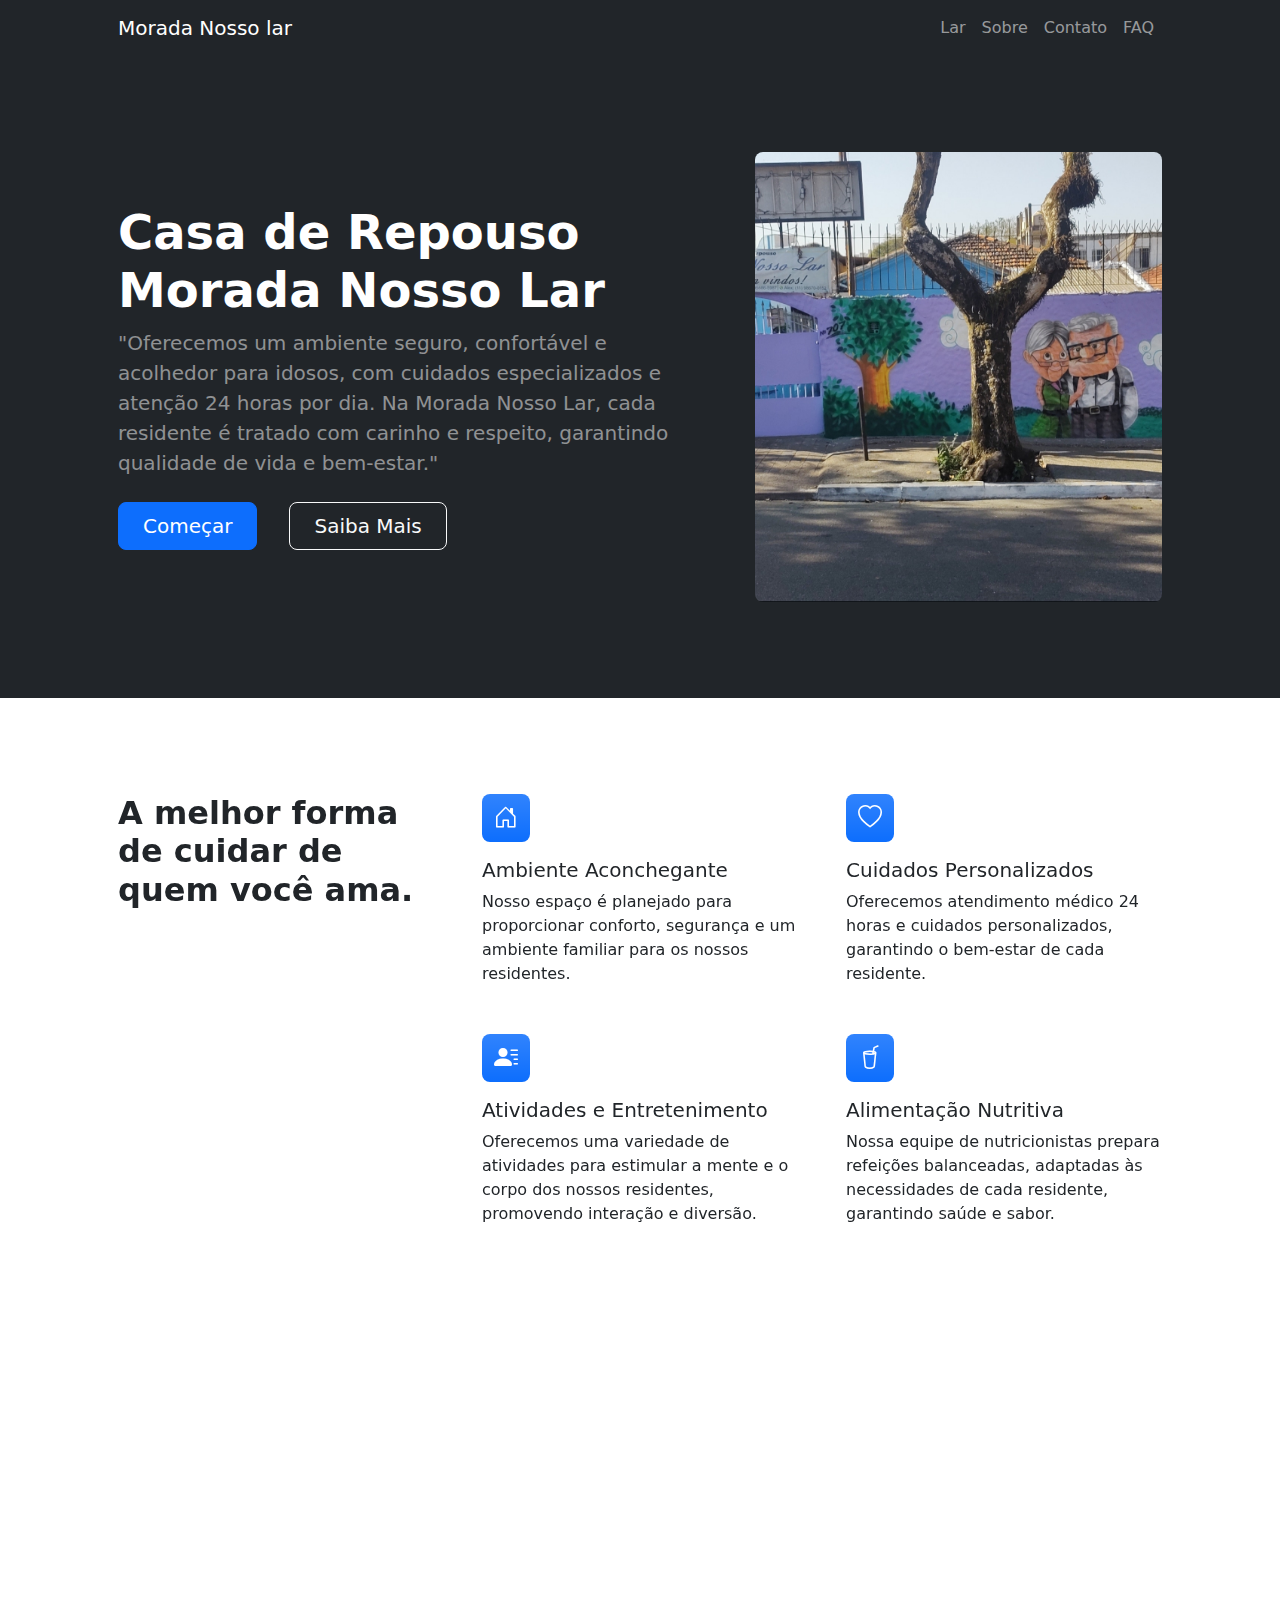
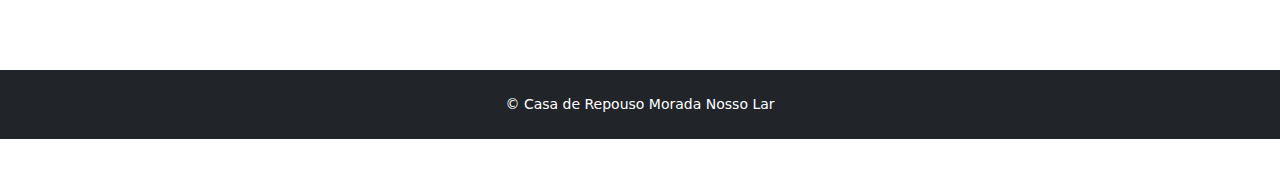
<file: index.html>
<!DOCTYPE html>
<html lang="pt-BR">
    <head>
        <meta charset="utf-8" />
        <meta name="viewport" content="width=device-width, initial-scale=1, shrink-to-fit=no" />
        <meta name="description" content="" />
        <meta name="author" content="" />
        <title>MoradaNossoLar</title>
        <!-- Favicon-->
        <link rel="icon" type="image/casas" href="assets/houses.svg" />
        <!-- Bootstrap icons-->
        <link href="https://cdn.jsdelivr.net/npm/bootstrap-icons@1.5.0/font/bootstrap-icons.css" rel="stylesheet" />
        <link href="https://cdn.jsdelivr.net/npm/aos@2.3.4/dist/aos.css" rel="stylesheet">
        <!-- Core theme CSS (includes Bootstrap)-->
        <link href="css/styles.css" rel="stylesheet" />
    </head>
    <body class="d-flex flex-column h-100">
        <main class="flex-shrink-0">
            <!-- Navigation-->
            <nav class="navbar navbar-expand-lg navbar-dark bg-dark">
                <div class="container px-5">
                    <a class="navbar-brand" href="index.html">Morada Nosso lar</a>
                    <button class="navbar-toggler" type="button" data-bs-toggle="collapse" data-bs-target="#navbarSupportedContent" aria-controls="navbarSupportedContent" aria-expanded="false" aria-label="Toggle navigation"><span class="navbar-toggler-icon"></span></button>
                    <div class="collapse navbar-collapse" id="navbarSupportedContent">
                        <ul class="navbar-nav ms-auto mb-2 mb-lg-0">
                            <li class="nav-item"><a class="nav-link" href="index.html">Lar</a></li>
                            <li class="nav-item"><a class="nav-link" href="about.html">Sobre</a></li>
                            <li class="nav-item"><a class="nav-link" href="contact.html">Contato</a></li>
                            <!-- <li class="nav-item"><a class="nav-link" href="pricing.html">Preços</a></li> -->
                            <li class="nav-item"><a class="nav-link" href="faq.html">FAQ</a></li>
                          <!--   <li class="nav-item dropdown">
                                <a class="nav-link dropdown-toggle" id="navbarDropdownBlog" href="#" role="button" data-bs-toggle="dropdown" aria-expanded="false">Blog</a>
                                <ul class="dropdown-menu dropdown-menu-end" aria-labelledby="navbarDropdownBlog">
                                    <li><a class="dropdown-item" href="blog-home.html">Blog Home</a></li>
                                    <li><a class="dropdown-item" href="blog-post.html">Blog Post</a></li>
                                </ul>
                            </li>
                            <li class="nav-item dropdown">
                                <a class="nav-link dropdown-toggle" id="navbarDropdownPortfolio" href="#" role="button" data-bs-toggle="dropdown" aria-expanded="false">Portfolio</a>
                                <ul class="dropdown-menu dropdown-menu-end" aria-labelledby="navbarDropdownPortfolio">
                                    <li><a class="dropdown-item" href="portfolio-overview.html">Portfolio Overview</a></li>
                                    <li><a class="dropdown-item" href="portfolio-item.html">Portfolio Item</a></li>
                                </ul>
                            </li> -->
                        </ul>
                    </div>
                </div>
            </nav>
            <!-- Header-->
            <header data-aos="fade-up" class="bg-dark py-5">
                <div class="container px-5">
                    <div class="row gx-5 align-items-center justify-content-center">
                        <div class="col-lg-8 col-xl-7 col-xxl-6">
                            <div class="my-5 text-center text-xl-start">
                                <h1 class="display-5 fw-bolder text-white mb-2">Casa de Repouso Morada Nosso Lar</h1>
                                <p class="lead fw-normal text-white-50 mb-4">"Oferecemos um ambiente seguro, confortável e acolhedor para idosos, com cuidados especializados e atenção 24 horas por dia. Na Morada Nosso Lar, cada residente é tratado com carinho e respeito, garantindo qualidade de vida e bem-estar."</p>
                                <div class="d-grid gap-3 d-sm-flex justify-content-sm-center justify-content-xl-start">
                                    <a class="btn btn-primary btn-lg px-4 me-sm-3" href="#features">Começar</a>
                                    <a class="btn btn-outline-light btn-lg px-4" href="#!">Saiba Mais</a>
                                </div>
                            </div>
                        </div>
                        <div class="col-xl-5 col-xxl-6 d-none d-xl-block text-center"><img class="img-fluid rounded-3 my-5" src="assets/imagemdefrente.png" alt="..." /></div>
                    </div>
                </div>
            </header>
            <!-- Features section-->
            <section data-aos="fade-up" class="py-5" id="features">
                <div class="container px-5 my-5">
                    <div class="row gx-5">
                        <div class="col-lg-4 mb-5 mb-lg-0">
                            <h2 class="fw-bolder mb-0">A melhor forma de cuidar de quem você ama.</h2>
                        </div>
                        <div class="col-lg-8">
                            <div class="row gx-5 row-cols-1 row-cols-md-2">
                                <!-- Feature 1: Ambiente Aconchegante -->
                                <div class="col mb-5 h-100">
                                    <div class="feature bg-primary bg-gradient text-white rounded-3 mb-3">
                                        <i class="bi bi-house-door"></i>
                                    </div>
                                    <h2 class="h5">Ambiente Aconchegante</h2>
                                    <p class="mb-0">Nosso espaço é planejado para proporcionar conforto, segurança e um ambiente familiar para os nossos residentes.</p>
                                </div>
                                <!-- Feature 2: Cuidados Personalizados -->
                                <div class="col mb-5 h-100">
                                    <div class="feature bg-primary bg-gradient text-white rounded-3 mb-3">
                                        <i class="bi bi-heart"></i>
                                    </div>
                                    <h2 class="h5">Cuidados Personalizados</h2>
                                    <p class="mb-0">Oferecemos atendimento médico 24 horas e cuidados personalizados, garantindo o bem-estar de cada residente.</p>
                                </div>
                                <!-- Feature 3: Atividades e Entretenimento -->
                                <div class="col mb-5 mb-md-0 h-100">
                                    <div class="feature bg-primary bg-gradient text-white rounded-3 mb-3">
                                        <i class="bi bi-person-lines-fill"></i>
                                    </div>
                                    <h2 class="h5">Atividades e Entretenimento</h2>
                                    <p class="mb-0">Oferecemos uma variedade de atividades para estimular a mente e o corpo dos nossos residentes, promovendo interação e diversão.</p>
                                </div>
                                <!-- Feature 4: Alimentação Nutritiva -->
                                <div class="col h-100">
                                    <div class="feature bg-primary bg-gradient text-white rounded-3 mb-3">
                                        <i class="bi bi-cup-straw"></i>
                                    </div>
                                    <h2 class="h5">Alimentação Nutritiva</h2>
                                    <p class="mb-0">Nossa equipe de nutricionistas prepara refeições balanceadas, adaptadas às necessidades de cada residente, garantindo saúde e sabor.</p>
                                </div>
                            </div>
                        </div>
                    </div>
                </div>
            </section>
            
            <!-- Testimonial section-->
            <div data-aos="fade-up" id="testimonialCarousel" class="carousel slide py-5 bg-light" data-bs-ride="carousel">
                <div class="carousel-inner container px-5 my-5">
                    <!-- Novo Depoimento 1 (antigo Depoimento 2) -->
                    <div class="carousel-item active">
                        <div class="row gx-5 justify-content-center">
                            <div class="col-lg-10 col-xl-7">
                                <div class="text-center">
                                    <div class="fs-4 mb-4 fst-italic">
                                        "Meu pai encontrou um novo lar aqui. Ele está sempre sorrindo e fala bem dos cuidadores. Só tenho a agradecer."
                                    </div>
                                    <div class="d-flex align-items-center justify-content-center">
                                        <div class="fw-bold">Carlos Eduardo <span class="fw-bold text-primary mx-1">/</span> Filho de residente</div>
                                    </div>
                                </div>
                            </div>
                        </div>
                    </div>
                    <!-- Depoimento 2 -->
                    <div class="carousel-item">
                        <div class="row gx-5 justify-content-center">
                            <div class="col-lg-10 col-xl-7">
                                <div class="text-center">
                                    <div class="fs-4 mb-4 fst-italic">
                                        "A estrutura é impecável e o atendimento humanizado me deixa segura em relação aos cuidados com minha avó."
                                    </div>
                                    <div class="d-flex align-items-center justify-content-center">
                                        <div class="fw-bold">Juliana Moraes <span class="fw-bold text-primary mx-1">/</span> Neta de residente</div>
                                    </div>
                                </div>
                            </div>
                        </div>
                    </div>
                    <!-- Depoimento 3 -->
                    <div class="carousel-item">
                        <div class="row gx-5 justify-content-center">
                            <div class="col-lg-10 col-xl-7">
                                <div class="text-center">
                                    <div class="fs-4 mb-4 fst-italic">
                                        "Desde que minha mãe chegou aqui, percebi uma melhora significativa no humor e na saúde dela."
                                    </div>
                                    <div class="d-flex align-items-center justify-content-center">
                                        <div class="fw-bold">Fernanda Silva <span class="fw-bold text-primary mx-1">/</span> Filha de residente</div>
                                    </div>
                                </div>
                            </div>
                        </div>
                    </div>
                    <!-- Depoimento 4 -->
                    <div class="carousel-item">
                        <div class="row gx-5 justify-content-center">
                            <div class="col-lg-10 col-xl-7">
                                <div class="text-center">
                                    <div class="fs-4 mb-4 fst-italic">
                                        "Os profissionais são extremamente qualificados e atenciosos. Recomendo de olhos fechados."
                                    </div>
                                    <div class="d-flex align-items-center justify-content-center">
                                        <div class="fw-bold">Renato Lima <span class="fw-bold text-primary mx-1">/</span> Sobrinho de residente</div>
                                    </div>
                                </div>
                            </div>
                        </div>
                    </div>
                    <!-- Depoimento 5 -->
                    <div class="carousel-item">
                        <div class="row gx-5 justify-content-center">
                            <div class="col-lg-10 col-xl-7">
                                <div class="text-center">
                                    <div class="fs-4 mb-4 fst-italic">
                                        "A equipe da Morada Nosso Lar trata cada idoso com tanto amor que sentimos como se fossem da família."
                                    </div>
                                    <div class="d-flex align-items-center justify-content-center">
                                        <div class="fw-bold">Bruna Almeida <span class="fw-bold text-primary mx-1">/</span> Irmã de residente</div>
                                    </div>
                                </div>
                            </div>
                        </div>
                    </div>
                    <!-- Depoimento 6 -->
                    <div class="carousel-item">
                        <div class="row gx-5 justify-content-center">
                            <div class="col-lg-10 col-xl-7">
                                <div class="text-center">
                                    <div class="fs-4 mb-4 fst-italic">
                                        "A tranquilidade que sentimos ao ver nossa avó tão bem cuidada não tem preço."
                                    </div>
                                    <div class="d-flex align-items-center justify-content-center">
                                        <div class="fw-bold">Thiago Pires <span class="fw-bold text-primary mx-1">/</span> Neto de residente</div>
                                    </div>
                                </div>
                            </div>
                        </div>
                    </div>
                    <!-- Depoimento 7 -->
                    <div class="carousel-item">
                        <div class="row gx-5 justify-content-center">
                            <div class="col-lg-10 col-xl-7">
                                <div class="text-center">
                                    <div class="fs-4 mb-4 fst-italic">
                                        "Ela participa das atividades, faz amizades e está mais animada do que nunca. Obrigado por tudo!"
                                    </div>
                                    <div class="d-flex align-items-center justify-content-center">
                                        <div class="fw-bold">Lucas Andrade <span class="fw-bold text-primary mx-1">/</span> Filho de residente</div>
                                    </div>
                                </div>
                            </div>
                        </div>
                    </div>
                    <!-- Depoimento 8 -->
                    <div class="carousel-item">
                        <div class="row gx-5 justify-content-center">
                            <div class="col-lg-10 col-xl-7">
                                <div class="text-center">
                                    <div class="fs-4 mb-4 fst-italic">
                                        "O ambiente é sempre limpo, alegre e acolhedor. Minha tia se adaptou rapidamente e isso me deixa muito feliz."
                                    </div>
                                    <div class="d-flex align-items-center justify-content-center">
                                        <div class="fw-bold">Patrícia Ramos <span class="fw-bold text-primary mx-1">/</span> Sobrinha de residente</div>
                                    </div>
                                </div>
                            </div>
                        </div>
                    </div>
                    <!-- Depoimento 9 -->
                    <div class="carousel-item">
                        <div class="row gx-5 justify-content-center">
                            <div class="col-lg-10 col-xl-7">
                                <div class="text-center">
                                    <div class="fs-4 mb-4 fst-italic">
                                        "Morada Nosso Lar é mais que um lar de idosos, é um lar de amor. Meu avô vive com dignidade e alegria aqui."
                                    </div>
                                    <div class="d-flex align-items-center justify-content-center">
                                        <div class="fw-bold">Mariana Torres <span class="fw-bold text-primary mx-1">/</span> Neta de residente</div>
                                    </div>
                                </div>
                            </div>
                        </div>
                    </div>
                    <!-- Novo Depoimento 10 -->
                    <div class="carousel-item">
                        <div class="row gx-5 justify-content-center">
                            <div class="col-lg-10 col-xl-7">
                                <div class="text-center">
                                    <div class="fs-4 mb-4 fst-italic">
                                        "Saber que minha mãe está cercada de cuidado e respeito me traz paz todos os dias. A equipe é dedicada e realmente se importa com cada residente."
                                    </div>
                                    <div class="d-flex align-items-center justify-content-center">
                                        <div class="fw-bold">Eliane Costa <span class="fw-bold text-primary mx-1">/</span> Filha de residente</div>
                                    </div>
                                </div>
                            </div>
                        </div>
                    </div>
                </div>
            
                <!-- Controles -->
                <button class="carousel-control-prev" type="button" data-bs-target="#testimonialCarousel" data-bs-slide="prev">
                    <span class="carousel-control-prev-icon"></span>
                </button>
                <button class="carousel-control-next" type="button" data-bs-target="#testimonialCarousel" data-bs-slide="next">
                    <span class="carousel-control-next-icon"></span>
                </button>
            </div>
            

            <footer class="bg-dark py-4 mt-auto" style="display: flex; justify-content: center;">
                <div class="container px-5" style="display: flex; justify-content: center;">
                    <div class="row align-items-center justify-content-between flex-column flex-sm-row">
                        <div class="col-auto">
                            <div class="small m-0 text-white" style="display: flex; justify-content: center;">&copy; Casa de Repouso Morada Nosso Lar</div>
                        </div>
                    </div>
                </div>
           </footer>
        </main>
        <!-- Bootstrap core JS-->
        <script src="https://cdn.jsdelivr.net/npm/bootstrap@5.2.3/dist/js/bootstrap.bundle.min.js"></script>
        <!-- Core theme JS-->
        <script src="https://cdn.jsdelivr.net/npm/aos@2.3.4/dist/aos.js"></script>
        <script src="js/scripts.js"></script>
    </body>
</html>
</file>
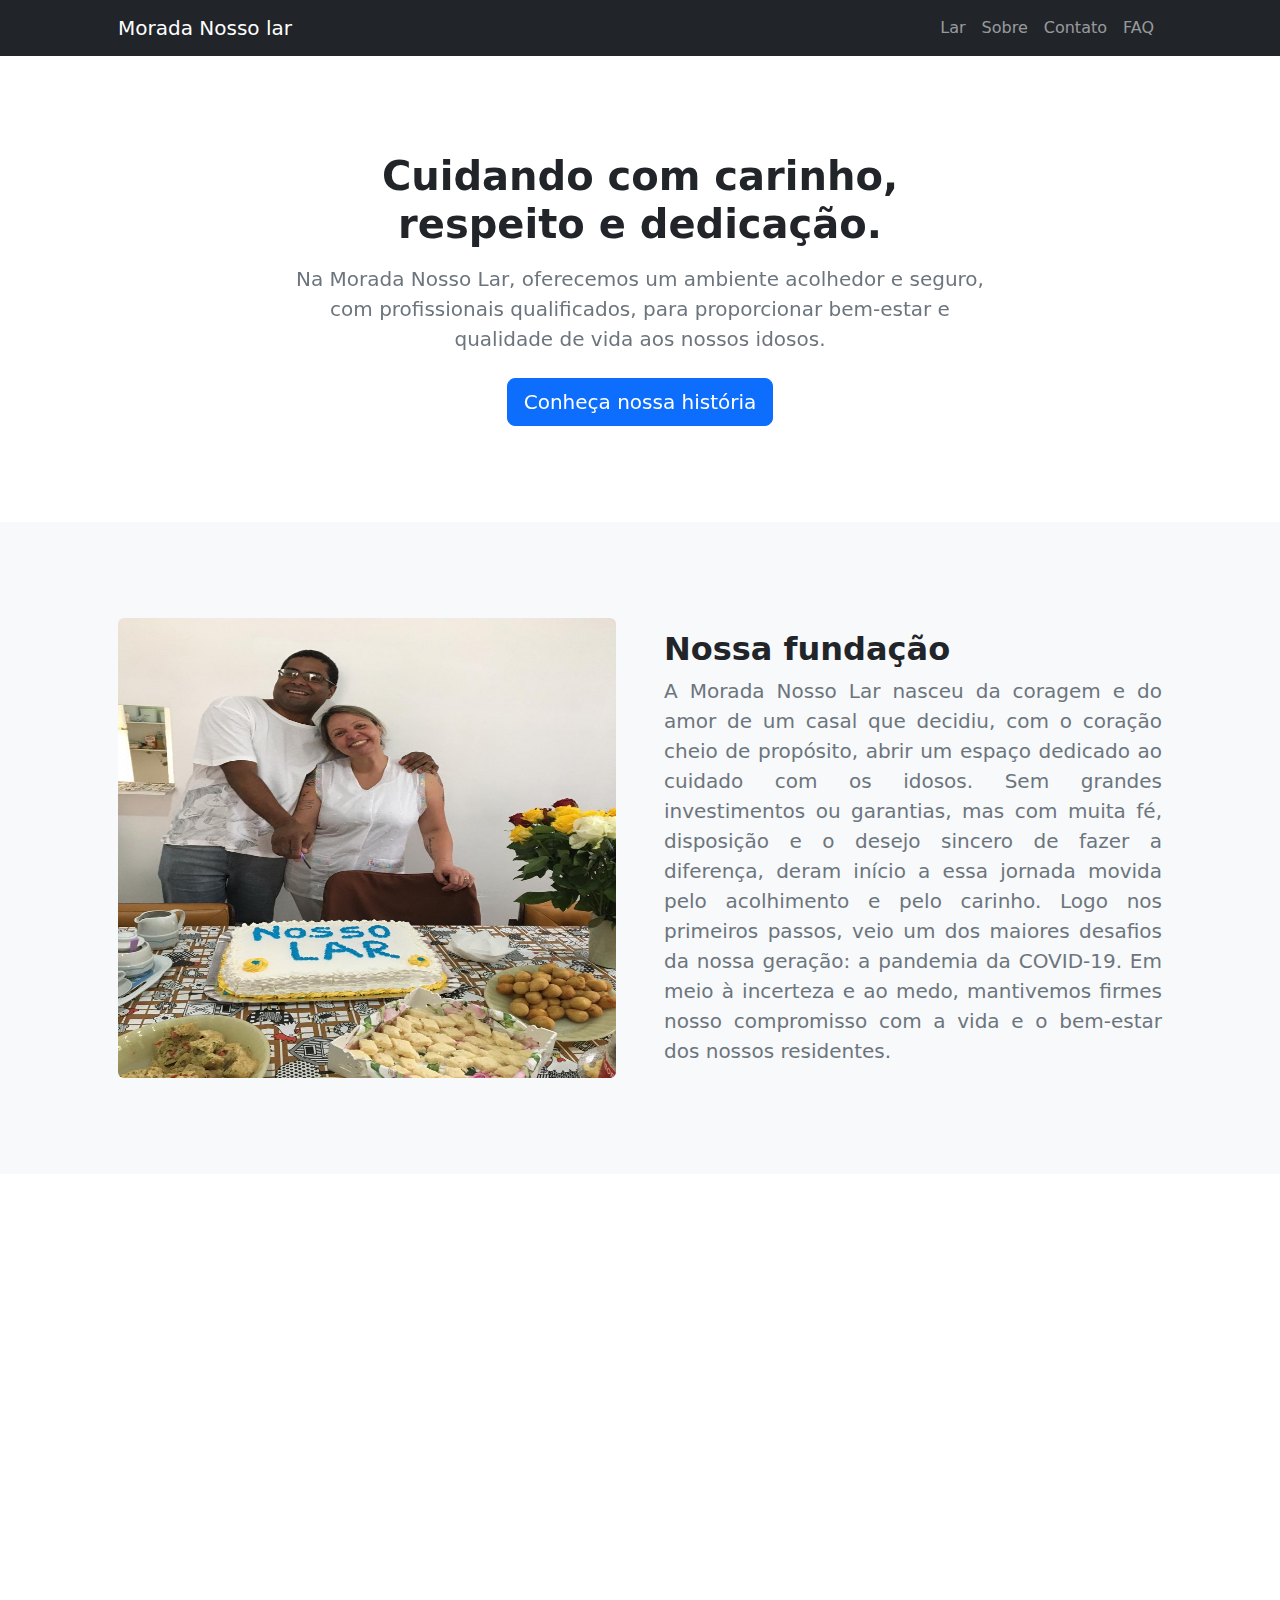
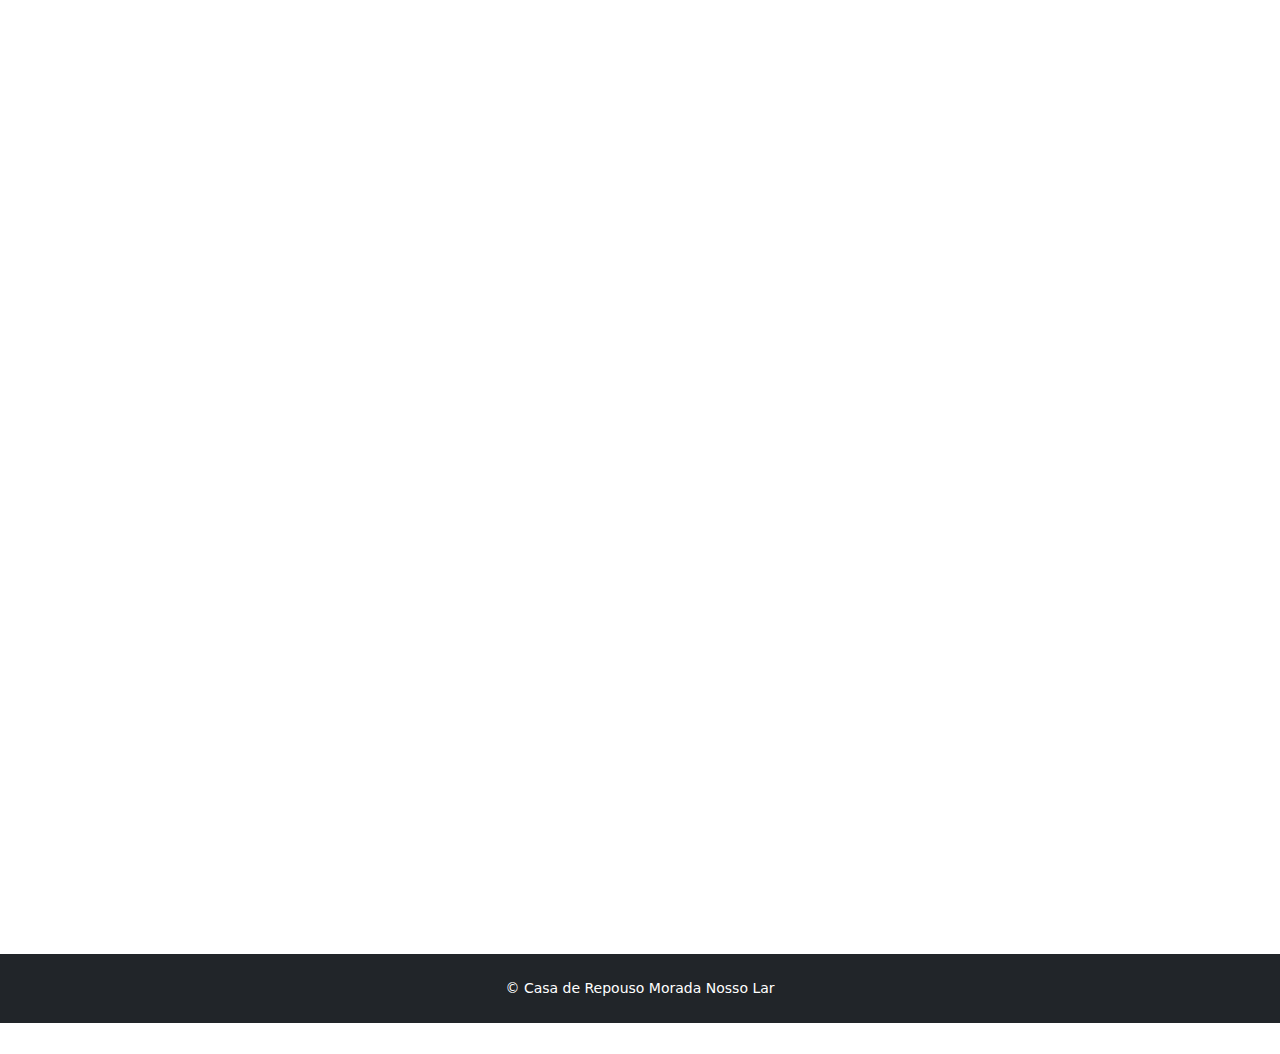
<file: about.html>
<!DOCTYPE html>
<html lang="pt-br">
    <head>
        <meta charset="utf-8" />
        <meta name="viewport" content="width=device-width, initial-scale=1, shrink-to-fit=no" />
        <meta name="description" content="" />
        <meta name="author" content="" />
        <title>MoradaNossoLar</title>
        <!-- Favicon-->
        <link rel="icon" type="image/casas" href="assets/houses.svg" />
        <!-- Bootstrap icons-->
        <link href="https://cdn.jsdelivr.net/npm/bootstrap-icons@1.5.0/font/bootstrap-icons.css" rel="stylesheet" />
        <link href="https://cdn.jsdelivr.net/npm/aos@2.3.4/dist/aos.css" rel="stylesheet">
        <!-- Core theme CSS (includes Bootstrap)-->
        <link href="css/styles.css" rel="stylesheet" />
    </head>
<body class="d-flex flex-column">
    <main class="flex-shrink-0">
        <!-- Navigation-->
        <nav class="navbar navbar-expand-lg navbar-dark bg-dark">
            <div class="container px-5">
                <a class="navbar-brand" href="index.html">Morada Nosso lar</a>
                <button class="navbar-toggler" type="button" data-bs-toggle="collapse" data-bs-target="#navbarSupportedContent" aria-controls="navbarSupportedContent" aria-expanded="false" aria-label="Toggle navigation"><span class="navbar-toggler-icon"></span></button>
                <div class="collapse navbar-collapse" id="navbarSupportedContent">
                    <ul class="navbar-nav ms-auto mb-2 mb-lg-0">
                        <li class="nav-item"><a class="nav-link" href="index.html">Lar</a></li>
                        <li class="nav-item"><a class="nav-link" href="about.html">Sobre</a></li>
                        <li class="nav-item"><a class="nav-link" href="contact.html">Contato</a></li>
                       <!--  <li class="nav-item"><a class="nav-link" href="pricing.html">Preços</a></li> -->
                        <li class="nav-item"><a class="nav-link" href="faq.html">FAQ</a></li>
                      <!--   <li class="nav-item dropdown">
                            <a class="nav-link dropdown-toggle" id="navbarDropdownBlog" href="#" role="button" data-bs-toggle="dropdown" aria-expanded="false">Blog</a>
                            <ul class="dropdown-menu dropdown-menu-end" aria-labelledby="navbarDropdownBlog">
                                <li><a class="dropdown-item" href="blog-home.html">Blog Home</a></li>
                                <li><a class="dropdown-item" href="blog-post.html">Blog Post</a></li>
                            </ul>
                        </li>
                        <li class="nav-item dropdown">
                            <a class="nav-link dropdown-toggle" id="navbarDropdownPortfolio" href="#" role="button" data-bs-toggle="dropdown" aria-expanded="false">Portfolio</a>
                            <ul class="dropdown-menu dropdown-menu-end" aria-labelledby="navbarDropdownPortfolio">
                                <li><a class="dropdown-item" href="portfolio-overview.html">Portfolio Overview</a></li>
                                <li><a class="dropdown-item" href="portfolio-item.html">Portfolio Item</a></li>
                            </ul>
                        </li> -->
                    </ul>
                </div>
            </div>
        </nav>
        <!-- Header-->
        <header data-aos="fade-up" class="py-5">
            <div class="container px-5">
                <div class="row justify-content-center">
                    <div class="col-lg-8 col-xxl-6">
                        <div class="text-center my-5">
                            <h1 class="fw-bolder mb-3">Cuidando com carinho, respeito e dedicação.</h1>
                            <p class="lead fw-normal text-muted mb-4">Na Morada Nosso Lar, oferecemos um ambiente acolhedor e seguro, com profissionais qualificados, para proporcionar bem-estar e qualidade de vida aos nossos idosos.</p>
                            <a class="btn btn-primary btn-lg" href="#scroll-target">Conheça nossa história</a>
                        </div>
                    </div>
                </div>
            </div>
        </header>
        <!-- About section one-->
        <section data-aos="fade-up" class="py-5 bg-light" id="scroll-target">
            <div class="container px-5 my-5">
                <div class="row gx-5 align-items-center">
                    <div class="col-lg-6">
                        <img class="img-fluid2 rounded mb-5 mb-lg-0" src="assets/imagemmaeealex.jpg" alt="Imagem dos Proprietários" />
                    </div>
                    <div class="col-lg-6">
                        <h2 class="fw-bolder">Nossa fundação</h2>
                        <p class="lead fw-normal text-muted mb-0" style="text-align: justify;">A Morada Nosso Lar nasceu da coragem e do amor de um casal que decidiu, com o coração cheio de propósito, abrir um espaço dedicado ao cuidado com os idosos. Sem grandes investimentos ou garantias, mas com muita fé, disposição e o desejo sincero de fazer a diferença, deram início a essa jornada movida pelo acolhimento e pelo carinho.
                        Logo nos primeiros passos, veio um dos maiores desafios da nossa geração: a pandemia da COVID-19. Em meio à incerteza e ao medo, mantivemos firmes nosso compromisso com a vida e o bem-estar dos nossos residentes.</p>
                    </div>
                </div>
            </div>
        </section>
        <!-- About section two-->
        <section data-aos="fade-up" class="py-5">
            <div class="container px-5 my-5">
                <div class="row gx-5 align-items-center">
                    <div class="col-lg-6 order-first order-lg-last">
                    
                        <div id="carouselExampleControls" class="margincarousel carousel slide" data-bs-ride="carousel" data-bs-interval="3000">
                            <div class="carousel-inner">
                                <div class="carousel-item active">
                                    <img class="d-block w-100" src="assets/slide1.png" alt="First slide">
                                </div>
                                <div class="carousel-item">
                                    <img class="d-block w-100" src="assets/slide2.png" alt="Second slide">
                                </div>
                                <div class="carousel-item">
                                    <img class="d-block w-100" src="assets/slide3.png" alt="Third slide">
                                </div>
                            </div>
                            
                            
                            <button class="carousel-control-prev" type="button" data-bs-target="#carouselExampleControls" data-bs-slide="prev" style="width: 30px; height: 30px;">
                                <span class="carousel-control-prev-icon" aria-hidden="true" style="transform: scale(0.5);"></span>
                                <span class="visually-hidden">Anterior</span>
                            </button>
                            
                            
                            <button class="carousel-control-next" type="button" data-bs-target="#carouselExampleControls" data-bs-slide="next" style="width: 30px; height: 30px;">
                                <span class="carousel-control-next-icon" aria-hidden="true" style="transform: scale(0.5);"></span>
                                <span class="visually-hidden">Próximo</span>
                            </button>
                        </div>
                        

                    </div>
                    <div class="col-lg-6">
                        <h2 class="fw-bolder">Crescimento e cuidados contínuos</h2>
                        <p class="lead fw-normal text-muted mb-0" style="text-align: justify;">Com o passar dos anos, ampliamos nossos serviços para melhor e atender às necessidades individuais de cada residente, modernizamos nossas instalações para garantir conforto, segurança e acessibilidade, e investimos continuamente na capacitação de nossa equipe.
                        Cada detalhe da nossa casa é pensado com carinho, para que todos se sintam acolhidos, respeitados e valorizados. Aqui, o cuidado é humanizado, e o afeto é parte essencial da rotina. Nossa prioridade é proporcionar qualidade de vida, promovendo bem-estar físico, emocional e espiritual, em um ambiente que verdadeiramente se sente como lar.
                        </p>
                    </div>
                </div>
            </div>
        </section>
        <!-- Team members section-->
        <section data-aos="fade-up" class="py-5 bg-light">
            <div class="container px-5 my-5">
                <div class="text-center">
                    <h2 class="fw-bolder">Proprietários</h2>
                    <p class="lead fw-normal text-muted mb-5">Profissionais dedicados e apaixonados pelo cuidado ao próximo</p>
                </div>
                <div class="vamos row gx-5 justify-content-center">
                    <div class="col-12 col-sm-6 col-xl-3 mb-5 d-flex justify-content-center">
                        <div class="text-center">
                            <img class="proprietario-img" src="assets/proprietarios.png" alt="Proprietário" />
                            <h5 class="h5responsivo fw-bolder">Alex Sandro de Aguiar</h5>
                            <div class="fst-italic text-muted">Proprietário</div>
                        </div>
                    </div>
                
                    <div class=" col-12 col-sm-6 col-xl-3 mb-5 d-flex justify-content-center">
                        <div class="text-center">
                            <img class="vamosarrumar proprietario-img" src="assets/proprietarios.png" alt="Proprietário" />
                            <h5 class="h5responsivo fw-bolder">Stella Maris Fracasso Aguiar</h5>
                            <div class="fst-italic text-muted">Proprietária</div>
                        </div>
                    </div>
                </div>
                
            </div>
        </section>
    </main>
    <!-- Footer-->
    <footer class="bg-dark py-4 mt-auto" style="display: flex; justify-content: center;">
        <div class="container px-5" style="display: flex; justify-content: center;">
            <div class="row align-items-center justify-content-between flex-column flex-sm-row">
                <div class="col-auto">
                    <div class="small m-0 text-white" style="display: flex; justify-content: center;">&copy; Casa de Repouso Morada Nosso Lar</div>
                </div>
            </div>
        </div>
    </footer>
    <script src="https://cdn.jsdelivr.net/npm/bootstrap@5.2.3/dist/js/bootstrap.bundle.min.js"></script>
    <!-- Core theme JS-->
    <script src="https://cdn.jsdelivr.net/npm/aos@2.3.4/dist/aos.js"></script>
    <script src="js/scripts.js"></script>
</body>
</html>
</file>
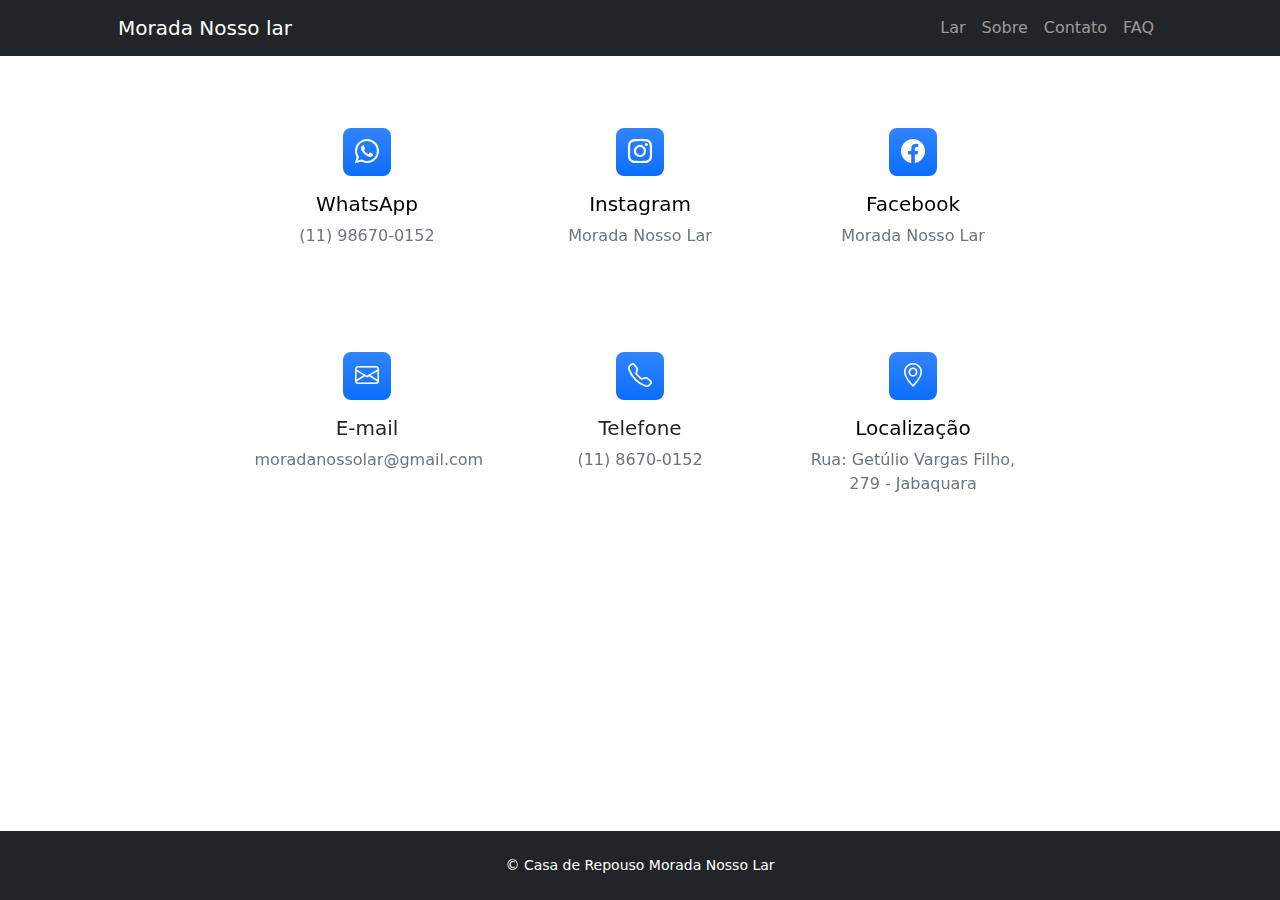
<file: contact.html>
<!DOCTYPE html>
<html lang="pt-br">
    <head>
        <meta charset="utf-8" />
        <meta name="viewport" content="width=device-width, initial-scale=1, shrink-to-fit=no" />
        <meta name="description" content="" />
        <meta name="author" content="" />
        <title>MoradaNossoLar</title>
        <!-- Favicon-->
        <link rel="icon" type="image/casas" href="assets/houses.svg" />
        <!-- Bootstrap icons-->
        <link href="https://cdn.jsdelivr.net/npm/bootstrap-icons@1.5.0/font/bootstrap-icons.css" rel="stylesheet" />
        <link href="https://cdn.jsdelivr.net/npm/aos@2.3.4/dist/aos.css" rel="stylesheet">
        <!-- Core theme CSS (includes Bootstrap)-->
        <link href="css/styles.css" rel="stylesheet" />
    </head>
<body class="d-flex flex-column">
    <main class="flex-shrink-0">
        <!-- Navigation-->
        <nav class="navbar navbar-expand-lg navbar-dark bg-dark">
            <div class="container px-5">
                <a class="navbar-brand" href="index.html">Morada Nosso lar</a>
                <button class="navbar-toggler" type="button" data-bs-toggle="collapse" data-bs-target="#navbarSupportedContent" aria-controls="navbarSupportedContent" aria-expanded="false" aria-label="Toggle navigation"><span class="navbar-toggler-icon"></span></button>
                <div class="collapse navbar-collapse" id="navbarSupportedContent">
                    <ul class="navbar-nav ms-auto mb-2 mb-lg-0">
                        <li class="nav-item"><a class="nav-link" href="index.html">Lar</a></li>
                        <li class="nav-item"><a class="nav-link" href="about.html">Sobre</a></li>
                        <li class="nav-item"><a class="nav-link" href="contact.html">Contato</a></li>
                        <!-- <li class="nav-item"><a class="nav-link" href="pricing.html">Preços</a></li> -->
                        <li class="nav-item"><a class="nav-link" href="faq.html">FAQ</a></li>
                      <!--   <li class="nav-item dropdown">
                            <a class="nav-link dropdown-toggle" id="navbarDropdownBlog" href="#" role="button" data-bs-toggle="dropdown" aria-expanded="false">Blog</a>
                            <ul class="dropdown-menu dropdown-menu-end" aria-labelledby="navbarDropdownBlog">
                                <li><a class="dropdown-item" href="blog-home.html">Blog Home</a></li>
                                <li><a class="dropdown-item" href="blog-post.html">Blog Post</a></li>
                            </ul>
                        </li>
                        <li class="nav-item dropdown">
                            <a class="nav-link dropdown-toggle" id="navbarDropdownPortfolio" href="#" role="button" data-bs-toggle="dropdown" aria-expanded="false">Portfolio</a>
                            <ul class="dropdown-menu dropdown-menu-end" aria-labelledby="navbarDropdownPortfolio">
                                <li><a class="dropdown-item" href="portfolio-overview.html">Portfolio Overview</a></li>
                                <li><a class="dropdown-item" href="portfolio-item.html">Portfolio Item</a></li>
                            </ul>
                        </li> -->
                    </ul>
                </div>
            </div>
        </nav>

        <!-- Page Content -->
        <section data-aos="fade-up" class="justify-content-center align-items-center pt-4">
            <div class="container px-5">
                <!-- Outras formas de contato -->
                <div class="margintop row gx-5 row-cols-1 row-cols-md-2 row-cols-lg-4 pt-5 text-center" style="display: flex; justify-content: center;">

                    <div class="col mb-4">
                        <a href="https://w.app/casaderepouso" style="text-decoration: none; color: black;" target="_blank">
                            <div class="feature bg-primary bg-gradient text-white rounded-3 mb-3"><i class="bi bi-whatsapp"></i></div>
                            <h5 class="mb-2" >WhatsApp</h5>
                            <p class="text-muted mb-0">(11) 98670-0152</p>
                        </a>
                    </div>
                    <div class="col mb-4">
                        <a href="#" style="text-decoration: none; color: black;" target="_blank">
                            <div class="feature bg-primary bg-gradient text-white rounded-3 mb-3"><i class="bi bi-instagram"></i></div>
                            <h5 class="mb-2">Instagram</h5>
                            <p class="text-muted mb-0">Morada Nosso Lar</p>
                        </a>
                    </div>
                    <div class="col mb-4">
                        <a href="https://m.facebook.com/profile.php?id=100040303340910&__n=K" target="_blank" style="text-decoration: none; color: black;">
                            <div class="feature bg-primary bg-gradient text-white rounded-3 mb-3">
                                <i class="bi bi-facebook"></i>
                            </div>
                            <h5 class="mb-2">Facebook</h5>
                            <p class="text-muted mb-0">Morada Nosso Lar</p>
                        </a>   
                    </div>
                </div>
                <div class="margin row gx-5 row-cols-1 row-cols-md-2 row-cols-lg-4 text-center " style="display: flex; justify-content: center;">
                    <div class="col mb-4">  
                        <a href="mailto:moradanossolar@gmail.com?subject=Interesse nos serviços&body=Olá, tudo bem? Visitei seu site e gostaria de conhecer melhor o trabalho de vocês!" style="text-decoration: none; color: inherit;">
                            
                            <div class="feature bg-primary bg-gradient text-white rounded-3 mb-3">
                                <i class="bi bi-envelope"></i>
                            </div>
                            <h5 class="mb-2">E-mail</h5>
                            <p class="text-muted mb-0">moradanossolar@gmail.com</p>
                        
                        </a>
                    </div>
                
                    <div class="col mb-4">
                        <a href="tel:+551186700152" style="text-decoration: none; color: inherit;">
                            <div class="feature bg-primary bg-gradient text-white rounded-3 mb-3">
                                <i class="bi bi-telephone"></i>
                            </div>
                            <h5 class="mb-2">Telefone</h5>
                            <p class="text-muted mb-0">(11) 8670-0152</p>
                        </a>
                    </div>
 
                    <div class="localiza col mb-4">
                        <a href="https://www.google.com/maps/place/Casa+de+Repouso+Morada+Nosso+Lar/@-23.6459161,-46.6359761,844m/data=!3m2!1e3!4b1!4m6!3m5!1s0x94ce5b03f98038eb:0xd0f7790e3a64f0c0!8m2!3d-23.6459161!4d-46.6333958!16s%2Fg%2F11hf7vltsr?entry=ttu&g_ep=EgoyMDI1MDQyMy4wIKXMDSoASAFQAw%3D%3D" target="_blank" style="text-decoration: none; color: black;">
                            <div class="feature bg-primary bg-gradient text-white rounded-3 mb-3"><i class="bi bi-geo-alt"></i></div>
                            <h5 class="mb-2">Localização</h5>
                            <p class="text-muted mb-0">Rua: Getúlio Vargas Filho, 279 - Jabaquara</p>
                        </a>
                    </div>

                  
                </div>
            </div>
         
        </section>
    </main>

    <!-- Footer -->
    <footer class="bg-dark py-4 mt-auto" style="display: flex; justify-content: center;">
        <div class="container px-5" style="display: flex; justify-content: center;">
            <div class="row align-items-center justify-content-between flex-column flex-sm-row">
                <div class="col-auto">
                    <div class="small m-0 text-white" style="display: flex; justify-content: center;">&copy; Casa de Repouso Morada Nosso Lar</div>
                </div>
            </div>
        </div>
   </footer>

    <!-- Bootstrap core JS-->
    <script src="https://cdn.jsdelivr.net/npm/bootstrap@5.2.3/dist/js/bootstrap.bundle.min.js"></script>
    <!-- Core theme JS-->
    <script src="https://cdn.jsdelivr.net/npm/aos@2.3.4/dist/aos.js"></script>
    <script src="js/scripts.js"></script>
</body>
</html>
</file>
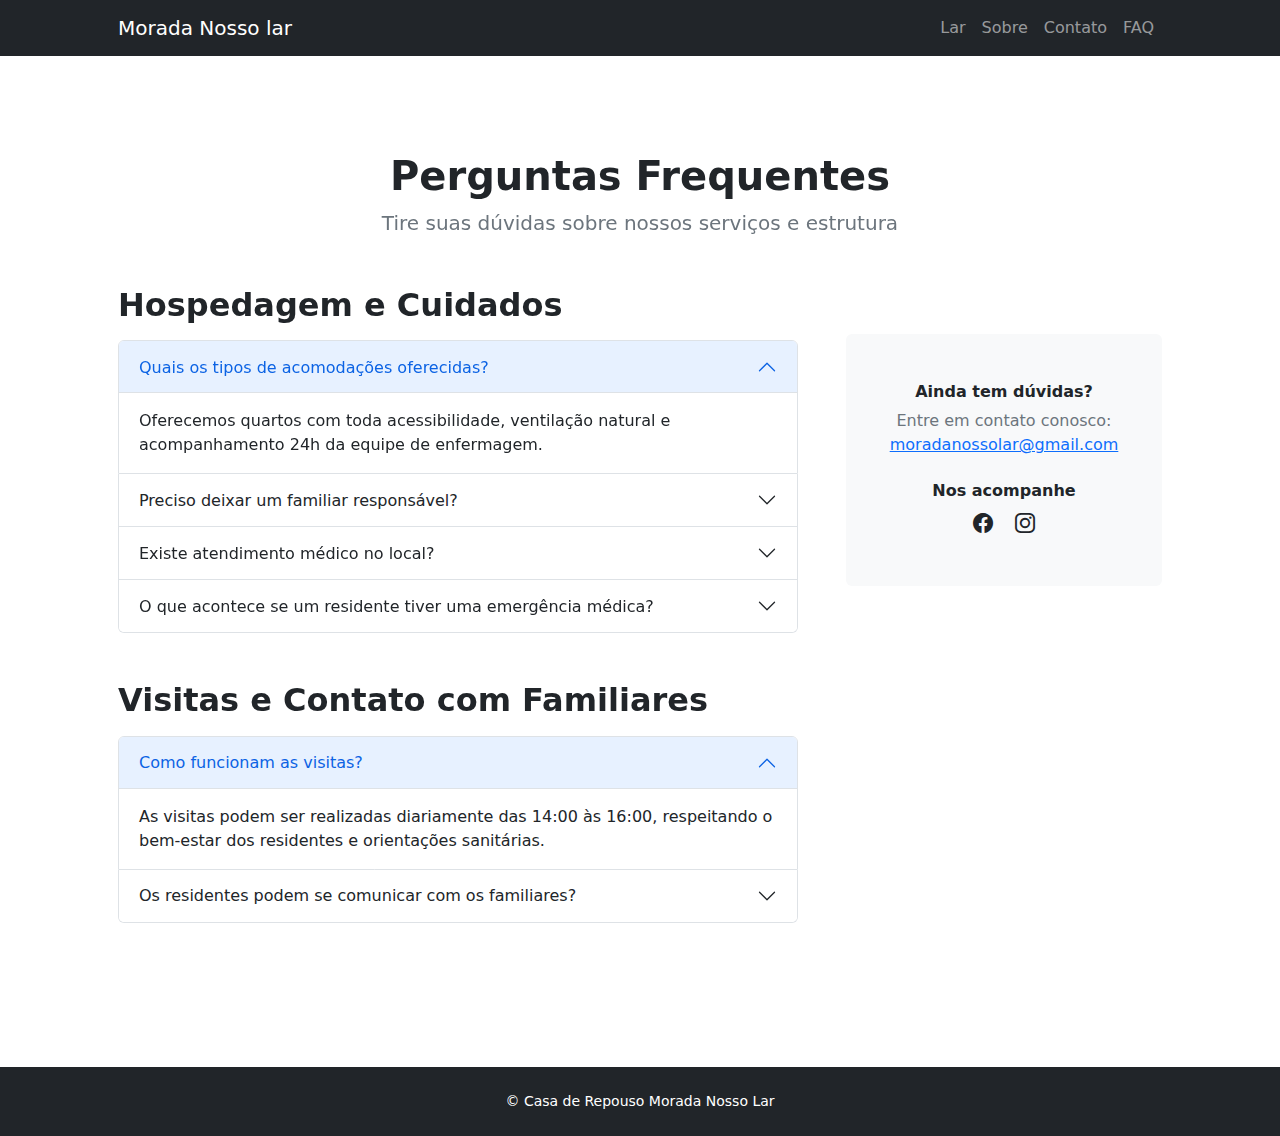
<file: faq.html>
<!DOCTYPE html>
<html lang="pt-br">
  <head>
    <meta charset="utf-8" />
    <meta name="viewport" content="width=device-width, initial-scale=1, shrink-to-fit=no" />
    <meta name="description" content="" />
    <meta name="author" content="" />
    <title>MoradaNossoLar</title>
    <!-- Favicon-->
    <link rel="icon" type="image/casas" href="assets/houses.svg" />
    <!-- Bootstrap icons-->
    <link href="https://cdn.jsdelivr.net/npm/bootstrap-icons@1.5.0/font/bootstrap-icons.css" rel="stylesheet" />
    <link href="https://cdn.jsdelivr.net/npm/aos@2.3.4/dist/aos.css" rel="stylesheet">
    <!-- Core theme CSS (includes Bootstrap)-->
    <link href="css/styles.css" rel="stylesheet" />
</head>
  <body class="d-flex flex-column h-100">
    <main class="flex-shrink-0">
      <!-- Navigation-->
      <nav class="navbar navbar-expand-lg navbar-dark bg-dark">
        <div class="container px-5">
            <a class="navbar-brand" href="index.html">Morada Nosso lar</a>
            <button class="navbar-toggler" type="button" data-bs-toggle="collapse" data-bs-target="#navbarSupportedContent" aria-controls="navbarSupportedContent" aria-expanded="false" aria-label="Toggle navigation"><span class="navbar-toggler-icon"></span></button>
            <div class="collapse navbar-collapse" id="navbarSupportedContent">
                <ul class="navbar-nav ms-auto mb-2 mb-lg-0">
                    <li class="nav-item"><a class="nav-link" href="index.html">Lar</a></li>
                    <li class="nav-item"><a class="nav-link" href="about.html">Sobre</a></li>
                    <li class="nav-item"><a class="nav-link" href="contact.html">Contato</a></li>
                    <!-- <li class="nav-item"><a class="nav-link" href="pricing.html">Preços</a></li> -->
                    <li class="nav-item"><a class="nav-link" href="faq.html">FAQ</a></li>
                  <!--   <li class="nav-item dropdown">
                        <a class="nav-link dropdown-toggle" id="navbarDropdownBlog" href="#" role="button" data-bs-toggle="dropdown" aria-expanded="false">Blog</a>
                        <ul class="dropdown-menu dropdown-menu-end" aria-labelledby="navbarDropdownBlog">
                            <li><a class="dropdown-item" href="blog-home.html">Blog Home</a></li>
                            <li><a class="dropdown-item" href="blog-post.html">Blog Post</a></li>
                        </ul>
                    </li>
                    <li class="nav-item dropdown">
                        <a class="nav-link dropdown-toggle" id="navbarDropdownPortfolio" href="#" role="button" data-bs-toggle="dropdown" aria-expanded="false">Portfolio</a>
                        <ul class="dropdown-menu dropdown-menu-end" aria-labelledby="navbarDropdownPortfolio">
                            <li><a class="dropdown-item" href="portfolio-overview.html">Portfolio Overview</a></li>
                            <li><a class="dropdown-item" href="portfolio-item.html">Portfolio Item</a></li>
                        </ul>
                    </li> -->
                </ul>
            </div>
        </div>
    </nav>

      <!-- FAQ Section -->
      <section  data-aos="fade-up" class="py-5">
        <div class="container px-5 my-5">
          <div class="text-center mb-5">
            <h1 class="fw-bolder">Perguntas Frequentes</h1>
            <p class="lead fw-normal text-muted mb-0">Tire suas dúvidas sobre nossos serviços e estrutura</p>
          </div>
          <div class="row gx-5">
            <div class="col-xl-8">
              <!-- FAQ Accordion 1 -->
              <h2 class="fw-bolder mb-3">Hospedagem e Cuidados</h2>
              <div class="accordion mb-5" id="accordionCuidados">
                
                <div class="accordion-item">
                  <h3 class="accordion-header" id="heading1">
                    <button class="accordion-button" type="button" data-bs-toggle="collapse" data-bs-target="#collapse1" aria-expanded="true">
                      Quais os tipos de acomodações oferecidas?
                    </button>
                  </h3>
                  <div id="collapse1" class="accordion-collapse collapse show" data-bs-parent="#accordionCuidados">
                    <div class="accordion-body">
                      Oferecemos quartos com toda acessibilidade, ventilação natural e acompanhamento 24h da equipe de enfermagem.
                    </div>
                  </div>
                </div>

                <div class="accordion-item">
                  <h3 class="accordion-header" id="heading45">
                    <button class="accordion-button collapsed" type="button" data-bs-toggle="collapse" data-bs-target="#collapse45" aria-expanded="false">
                      Preciso deixar um familiar responsável?
                    </button>
                  </h3>
                  <div id="collapse45" class="accordion-collapse collapse" data-bs-parent="#fecharumaporvez">
                    <div class="accordion-body">
                      A Casa de Repouso Morada Nosso Lar oferece hospedagem para indivíduos que desejam viver conosco, sem a necessidade de um familiar responsável, garantindo cuidado e atenção em um ambiente seguro e acolhedor.
                    </div>
                  </div>
                </div>

                <div class="accordion-item" >
                  <h3 class="accordion-header" id="heading2">
                    <button class="accordion-button collapsed" type="button" data-bs-toggle="collapse" data-bs-target="#collapse2">
                      Existe atendimento médico no local?
                    </button>
                  </h3>
                  <div id="collapse2" class="accordion-collapse collapse" data-bs-parent="#accordionCuidados">
                    <div class="accordion-body">
                      Sim, temos um doutor que faz visitas periódicas, além de equipe de enfermagem presente 24 horas por dia.
                    </div>
                  </div>
                </div>
                
                <div class="accordion-item" >
                  <h3 class="accordion-header" id="heading46">
                    <button class="accordion-button collapsed" type="button" data-bs-toggle="collapse" data-bs-target="#collapse46" aria-expanded="false">
                      O que acontece se um residente tiver uma emergência médica?
                    </button>
                  </h3>
                  <div id="collapse46" class="accordion-collapse collapse" data-bs-parent="#fecharumaporvez">
                    <div class="accordion-body">
                      Em caso de emergência médica, a casa de repouso tem protocolos estabelecidos para acionar rapidamente os serviços de emergência, como ambulâncias, e fornecer o suporte necessário.
                    </div>
                  </div>
                </div>
              </div>
              
              <!-- FAQ Accordion 2 -->
              <h2 data-aos="fade-up" class="fw-bolder mb-3">Visitas e Contato com Familiares</h2>
              <div data-aos="fade-up" class="accordion mb-5" id="accordionVisitas">
                <div class="accordion-item">
                  <h3 class="accordion-header" id="heading3">
                    <button class="accordion-button" type="button" data-bs-toggle="collapse" data-bs-target="#collapse3" aria-expanded="true">
                      Como funcionam as visitas?
                    </button>
                  </h3>
                  <div id="collapse3" class="accordion-collapse collapse show" data-bs-parent="#accordionVisitas">
                    <div class="accordion-body">
                      As visitas podem ser realizadas diariamente das 14:00 às 16:00, respeitando o bem-estar dos residentes e orientações sanitárias.
                    </div>
                  </div>
                </div>
                <div class="accordion-item">
                  <h3 class="accordion-header" id="heading4">
                    <button class="accordion-button collapsed" type="button" data-bs-toggle="collapse" data-bs-target="#collapse4">
                      Os residentes podem se comunicar com os familiares?
                    </button>
                  </h3>
                  <div id="collapse4" class="accordion-collapse collapse" data-bs-parent="#accordionVisitas">
                    <div class="accordion-body">
                      Sim! Facilitamos chamadas por vídeo, telefone, e também incentivamos visitas presenciais para manter o vínculo familiar.
                    </div>
                  </div>
                </div>
              </div>
            </div>

            <!-- Sidebar -->
            <div data-aos="fade-up" class="col-xl-4">
              <div class="card border-0 bg-light mt-xl-5">
                <div class="card-body p-4 py-lg-5">
                  <div class="text-center">
                    <div class="h6 fw-bolder">Ainda tem dúvidas?</div>
                    <p class="text-muted mb-4">
                      Entre em contato conosco:<br />
                      <a href="mailto:moradanossolar@gmail.com?subject=Interesse nos serviços&body=Olá, tudo bem? Visitei seu site e gostaria de conhecer melhor o trabalho de vocês!">moradanossolar@gmail.com</a>
                    </p>
                    <div class="h6 fw-bolder">Nos acompanhe</div>
                    <a class="fs-5 px-2 link-dark" href="https://m.facebook.com/profile.php?id=100040303340910&__n=K"><i class="bi-facebook"></i></a>
                    <a class="fs-5 px-2 link-dark" href="#"><i class="bi-instagram"></i></a>
                  </div>
                </div>
              </div>
            </div>
          </div>
        </div>
      </section>
    </main>

    <!-- Footer -->
      <footer class="bg-dark py-4 mt-auto" style="display: flex; justify-content: center;">
        <div class="container px-5" style="display: flex; justify-content: center;">
            <div class="row align-items-center justify-content-between flex-column flex-sm-row">
                <div class="col-auto">
                    <div class="small m-0 text-white" style="display: flex; justify-content: center;">&copy; Casa de Repouso Morada Nosso Lar</div>
                </div>
            </div>
        </div>
      </footer>
     <!-- Bootstrap core JS-->
     <script src="https://cdn.jsdelivr.net/npm/bootstrap@5.2.3/dist/js/bootstrap.bundle.min.js"></script>
     <!-- Core theme JS-->
     <script src="https://cdn.jsdelivr.net/npm/aos@2.3.4/dist/aos.js"></script>
     <script src="js/scripts.js"></script>
  </body>
</html>
</file>
